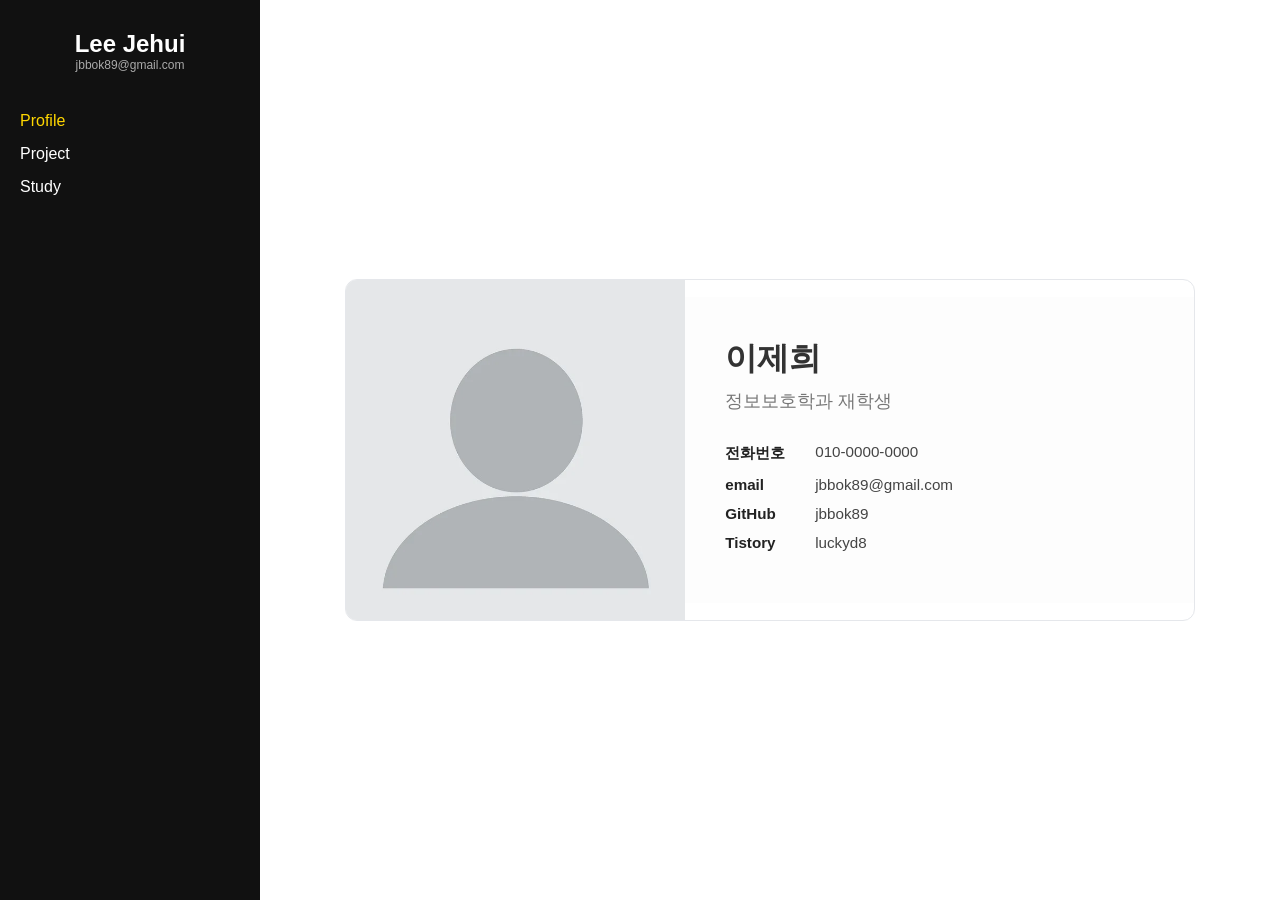
<file: index.html>
<!DOCTYPE html>
<html lang="ko">
<head>
  <meta charset="UTF-8" />
  <meta name="viewport" content="width=device-width, initial-scale=1.0" />
  <title>Profile</title>

  <link rel="stylesheet" href="css/common.css" />
  <link rel="stylesheet" href="css/layout.css" />
  <link rel="stylesheet" href="css/profile.css" />
</head>

<body>

  <div class="sidebar">
    <div class="profile">
      <h2>Lee Jehui</h2>
      <p>jbbok89@gmail.com</p>
    </div>

    <div class="menu">
      <ul>
        <li><a href="index.html" class="active">Profile</a></li>
        <li><a href="project.html">Project</a></li>
        <li><a href="study.html">Study</a></li>
      </ul>
    </div>
  </div>

  <div class="content">
    <div class="profile-card">
      <div class="profile-main">

        <div class="profile-left">
          <img src="img/profile.webp" alt="profile image" />
        </div>

        <div class="profile-right">
          <h2>이제희</h2>
          <p class="title">정보보호학과 재학생</p>

          <ul class="info">
            <li><strong>전화번호</strong> 010-0000-0000</li>
            <li><strong>email</strong> jbbok89@gmail.com</li>
            <li><strong>GitHub</strong> <a href="https://github.com/jbbok89" target="_blank">jbbok89</a></li>
            <li><strong>Tistory</strong> <a href="https://luckyd8.tistory.com/" target="_blank">luckyd8</a></li>
          </ul>
        </div>
      </div>
      
    </div>
  </div>

</body>
</html>
</file>
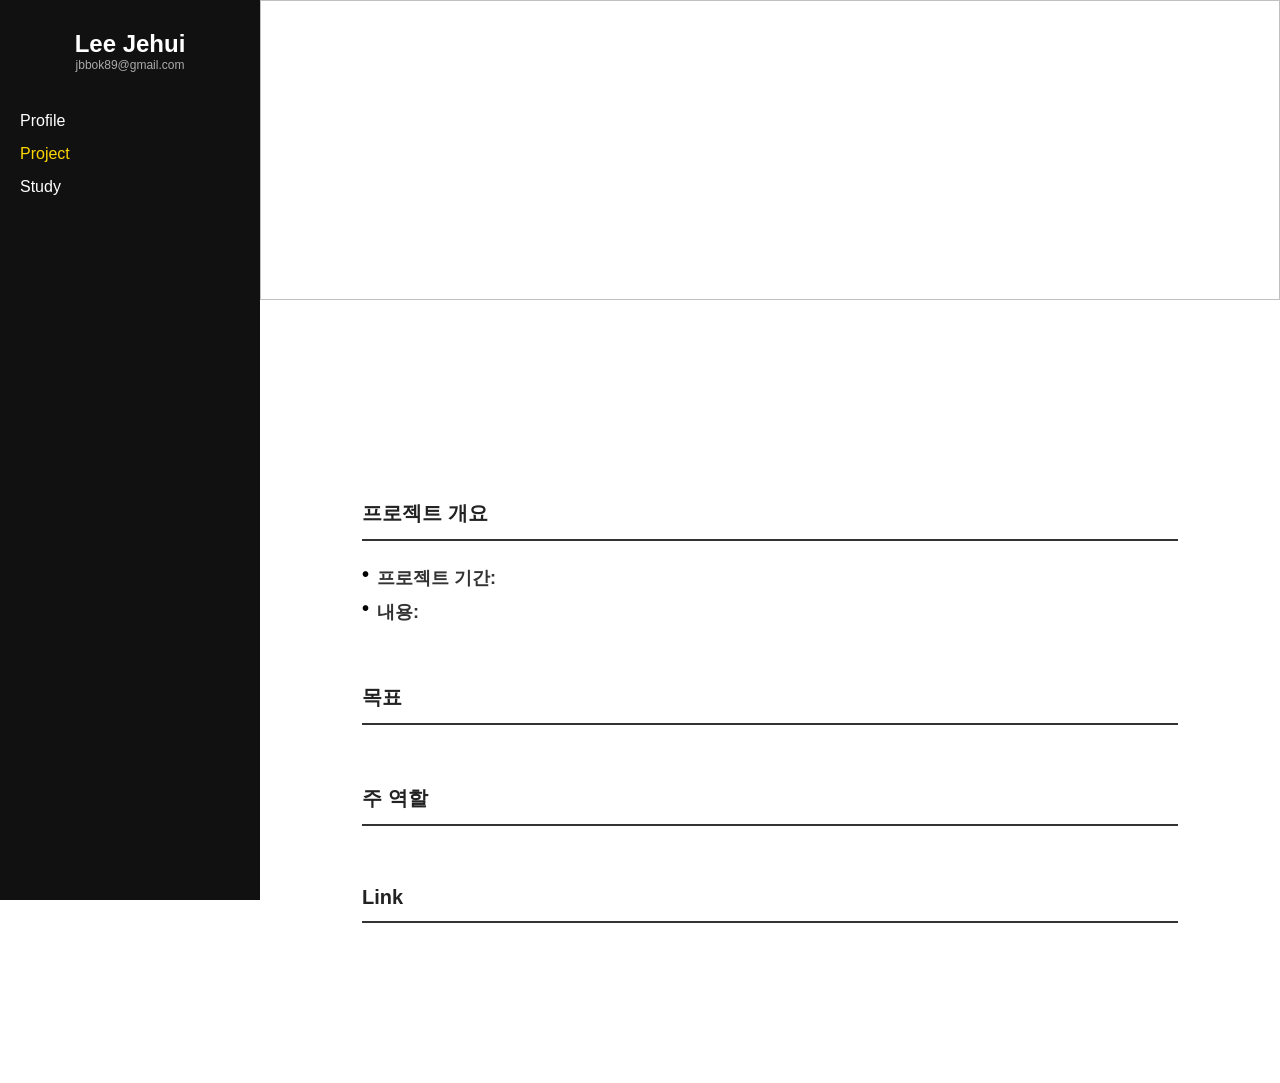
<file: project_detail.html>
<!DOCTYPE html>
<html lang="ko">
<head>
  <meta charset="UTF-8">
  <meta name="viewport" content="width=device-width, initial-scale=1.0">
  <title>Portfolio - Project View</title>

  <link rel="stylesheet" href="css/common.css">
  <link rel="stylesheet" href="css/layout.css">
  <link rel="stylesheet" href="css/view.css">
</head>
<body>

  <div class="sidebar">
    <div class="profile">
      <h2>Lee Jehui</h2>
      <p>jbbok89@gmail.com</p>
    </div>

    <div class="menu">
      <ul>
        <li><a href="index.html">Profile</a></li>
        <li><a href="project.html" class="active">Project</a></li>
        <li><a href="study.html">Study</a></li>
      </ul>
    </div>
  </div>

  <div class="content">
    <div class="img_container">
      <img id="project-image" class="origin_img">
    </div>

    <article class="project_detail">
      <div class="container">

        <h1 id="project-title" class="project_title"></h1>

        <section class="detail_section">
          <h2 class="section_title">프로젝트 개요</h2>

          <ul class="detail_list">
            <li>
              <strong>프로젝트 기간:</strong>
              <span id="project-period"></span>
            </li>

            <li>
              <strong>내용:</strong>
              <span id="project-content"></span>
            </li>
          </ul>
        </section>

        <section class="detail_section">
          <h2 class="section_title">목표</h2>

          <ul id="project-goals" class="detail_list"></ul>
        </section>
 
        <div id="extra-sections"></div>

        <section class="detail_section">
          <h2 class="section_title">주 역할</h2>

          <ul id="project-roles" class="detail_list"></ul>
        </section>

        <section class="detail_section">
          <h2 class="section_title">Link</h2>

          <ul id="project-links" class="detail_list">
          </ul>
        </section>
      </div>
    </article>

  </div>

  <script src="js/project_detail.js"></script>

</body>
</html>
</file>
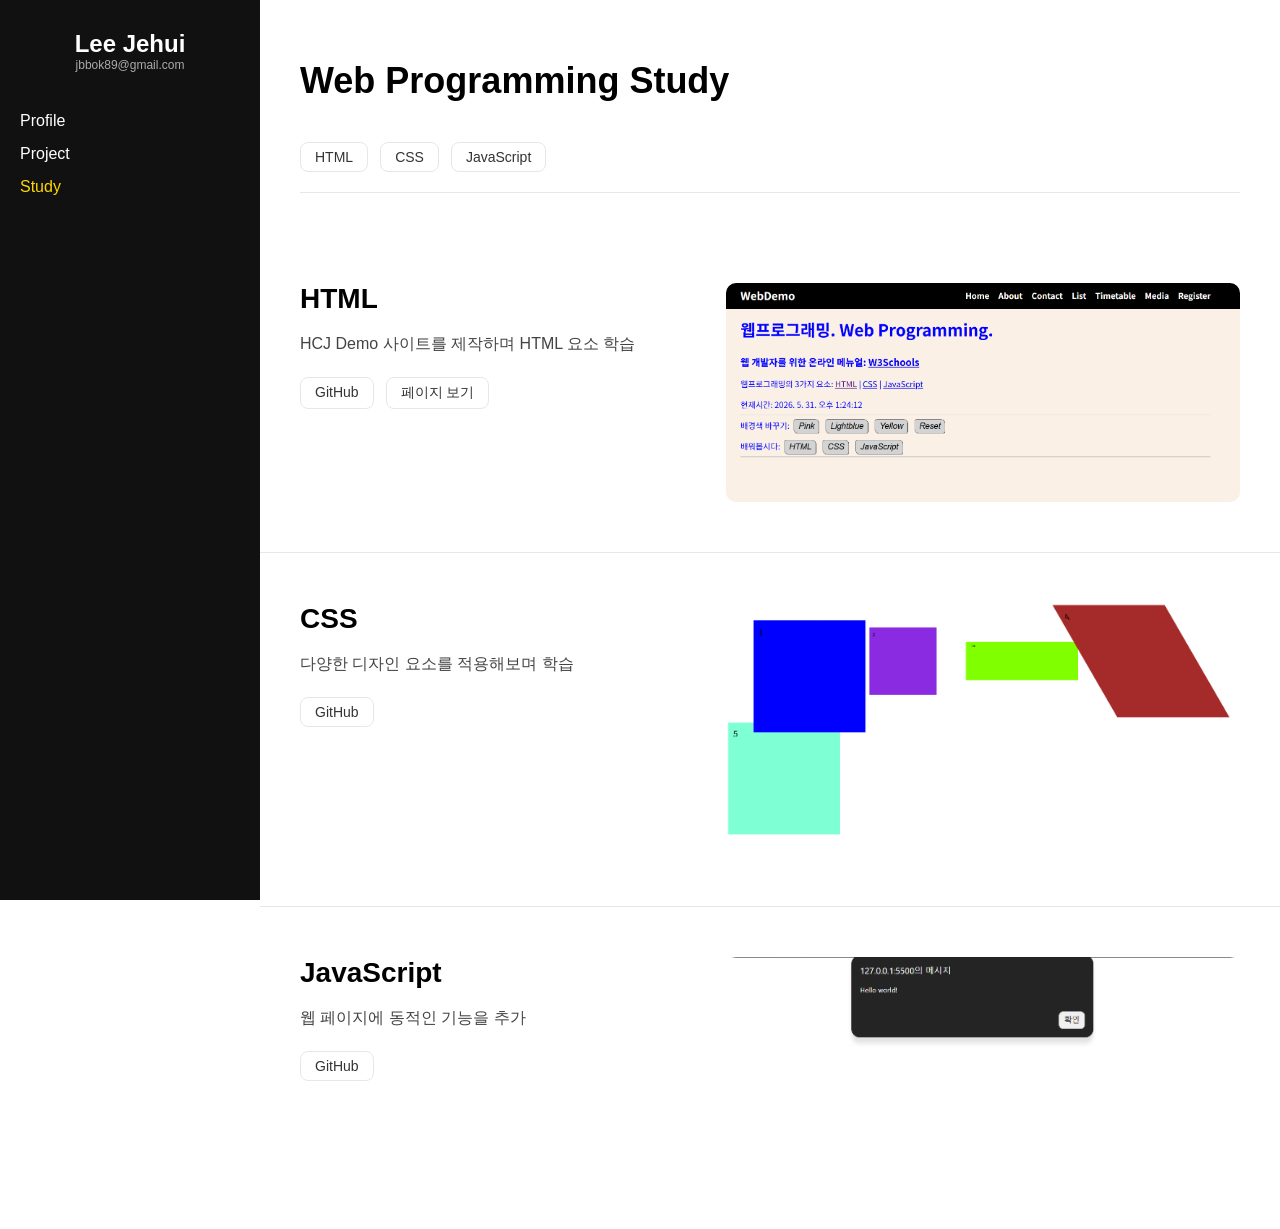
<file: study.html>
<!DOCTYPE html>
<html lang="ko">

<head>
  <meta charset="UTF-8" />
  <meta name="viewport" content="width=device-width, initial-scale=1.0" />
  <title>Portfolio - Study</title>

  <link rel="stylesheet" href="css/common.css" />
  <link rel="stylesheet" href="css/layout.css" />
  <link rel="stylesheet" href="css/study.css" />
</head>

<body>

  <div class="sidebar">
    <div class="profile">
      <h2>Lee Jehui</h2>
      <p>jbbok89@gmail.com</p>
    </div>

    <div class="menu">
      <ul>
        <li><a href="index.html">Profile</a></li>
        <li><a href="project.html">Project</a></li>
        <li><a href="study.html" class="active">Study</a></li>
      </ul>
    </div>
  </div>

  <div class="content">
    <h1 class="page-title">Web Programming Study</h1>

    <div class="study-nav">
      <button class="btn-common" data-target="html">HTML</button>
      <button class="btn-common" data-target="css">CSS</button>
      <button class="btn-common" data-target="javascript">JavaScript</button>
    </div>

    <div id="html" class="study-item">
      <div class="study-item-inner">

        <div class="study-text">
          <h2>HTML</h2>
          <p>HCJ Demo 사이트를 제작하며 HTML 요소 학습</p>
          <div class="about-links">
            <a href="https://github.com/jbbok89/hcj2026-2" class="btn-common" target="_blank" class="btn">GitHub</a>
            <a href="https://hcj2026-2-sandy.vercel.app/" class="btn-common" target="_blank" class="btn">페이지 보기</a>
          </div>
        </div>

        <div class="study-img-wrap">
          <img src="img/s_1.png" alt="HTML" />
        </div>

      </div>
    </div>

    <div id="css" class="study-item">
      <div class="study-item-inner">

        <div class="study-text">
          <h2>CSS</h2>
          <p>다양한 디자인 요소를 적용해보며 학습</p>
          <div class="about-links">
            <a href="https://github.com/jbbok89/css" class="btn-common" target="_blank" class="btn">GitHub</a>
          </div>
        </div>

        <div class="study-img-wrap">
          <img src="img/s_2.png" alt="CSS" />
        </div>

      </div>
    </div>

    <div id="javascript" class="study-item">
      <div class="study-item-inner">

        <div class="study-text">
          <h2>JavaScript</h2>
          <p>웹 페이지에 동적인 기능을 추가</p>
          <div class="about-links">
            <a href="https://github.com/jbbok89/javascript" class="btn-common" target="_blank" class="btn">GitHub</a>
          </div>
        </div>

        <div class="study-img-wrap">
          <img src="img/s_3.png" alt="JavaScript" />
        </div>

      </div>
    </div>
  </div>

  <script src="js/study.js"></script>

</body>
</html>
</file>
<file: css/common.css>
/* 기본 설정 */
* {
  margin: 0;
  padding: 0;
  box-sizing: border-box; /* width/height 내 padding까지 포함해서 계산 */
  font-family: sans-serif;
}
</file>
<file: css/layout.css>
body {
  display: flex;
  background: white;
  min-height: 100vh; /* 💡 body가 최소한 화면 전체 높이를 가지도록 설정 */
  margin: 0;
}

/* 사이드바 */
.sidebar {
  flex: 0 0 30%;
  min-width: 160px;
  max-width: 260px;
  
  /* 💡 기존 height: 100vh; 에서 변경 */
  min-height: 100vh; /* 콘텐츠가 길어져도 사이드바가 바닥까지 내려가도록 */
  
  background: #111;
  color: white;
  padding: 30px 20px;
  position: sticky;
  top: 0;
  align-self: flex-start; /* 💡 사이드바 자체는 상단에 고정 */
}

/* 프로필 */
.profile {
  text-align: center;
  margin-bottom: 40px;
}

.profile p {
  font-size: 12px;
  color: #aaa;
}

/* 메뉴 */
.menu li {
  list-style: none;
  margin: 15px 0;
}

.menu a {
  color: white;
  display: block;
  text-decoration: none;
  transition: 0.3s;
}

.menu a:hover,
.menu a.active {
  color: gold;
}

/* 콘텐츠 영역 */
.content {
  flex: 1;
  padding: 0;
  margin: 0;
  width: 100%;
}
</file>
<file: css/profile.css>
/* 콘텐츠 */
.content {
  flex: 1;
  display: flex;
  justify-content: center;
  align-items: center; 
  padding: 60px 20px; 
  min-width: 0;
  min-height: 100vh; 
}

/* 프로필 카드 */
.profile-card {
  display: flex;
  flex-direction: column;
  max-width: 850px;
  width: 90%; 
  margin: auto; 
  background: white;
  overflow: hidden;
  border: 1px solid #e5e7eb;
  border-radius: 12px;
}

/* 내부 구조 */
.profile-main {
  display: flex;
  width: 100%;
  align-items: center;
}

/* 이미지 */
.profile-left {
  flex: 0 0 40%;
  max-width: 350px;
}

.profile-left img {
  width: 100%;
  height: auto;
  display: block;
  object-fit: cover;
}

/* 텍스트 */
.profile-right {
  flex: 1;
  padding: 40px; 
  display: flex;
  flex-direction: column;
  justify-content: center;
  background: #fdfdfd;
}

.profile-right h2 {
  font-size: 2rem;
  margin-bottom: 8px;
  color: #333;
}

.title {
  font-size: 1.1rem;
  color: #777;
  margin-bottom: 30px;
}

/* 상세 정보 */
.info {
  list-style: none;
  padding: 0;
}

.info li {
  display: flex;
  gap: 10px;
  margin-bottom: 12px;
  font-size: 0.95rem;
  color: #444;
  flex-wrap: wrap;
}

.info li strong {
  width: 80px;
  flex-shrink: 0;
  color: #222;
}

/* 링크 스타일 */
.info li a {
  color: #444;
  text-decoration: none;
  cursor: pointer;
}

.info li a:hover {
  text-decoration: underline;
}

/* 반응형 모바일 레이아웃 */
@media (max-width: 768px) {
  .content {
    padding: 40px 15px;
  }

  .profile-main {
    flex-direction: column; 
  }

  .profile-left {
    flex: none;
    width: 100%;
    max-width: 100%;
  }

  .profile-left img {
    max-height: 250px; 
    object-fit: cover;
  }

  .profile-right {
    width: 100%;
    padding: 30px 20px;
    text-align: center; 
  }

  .info li {
    justify-content: center; 
  }
}
</file>
<file: css/view.css>
/* 콘텐츠 레이아웃 */
.content {
  display: flex;
  flex-direction: column;
  background-color: #ffffff;
}

.container {
  max-width: 1000px; 
  margin: 0 auto;
  width: 80%;
}

/* 상단 이미지*/
.img_container {
  width: 100%;
  height: 300px;
  overflow: hidden; 
}

.origin_img {
  width: 100%;
  height: 100%;
  object-fit: cover;
}

/* 제목 + 글 */
.project_detail {
  color: #333333;
  padding: 150px 0 100px 0;
  flex: 1;
}

/* 제목 */
.project_title {
  font-size: clamp(26px, 5vw, 42px);
  font-weight: 800;
  color: #000000;
  margin-bottom: 50px;
  word-break: keep-all;
}

/* 글 */
.detail_section {
  margin-bottom: 60px;
}

/* 소제목 */
.section_title {
  font-size: 20px;
  font-weight: 700;
  color: #222;
  border-bottom: 2px solid #333;
  padding-bottom: 12px;
  margin-bottom: 25px;
}

/* 리스트 커스텀 */
.detail_list {
  list-style: none;
}

.detail_list li {
  position: relative;
  padding-left: 15px;
  margin-bottom: 10px;
  font-size: 18px !important;
}

.detail_list li::before {
  content: "•"; 
  position: absolute; 
  left: 0;
  top: -3px;
  color: #000;
  font-size: 20px;
  font-weight: bold;
}

/* 본문 링크 */
.detail_list li a {
    color: #666666; 
    text-decoration: none;
    transition: color 0.3s;
}
 
.detail_list li a:hover {
    text-decoration: underline;
    color: #333333;
}

/* 코드 박스 */
pre {
  background-color: #1e1e1e;   
  color: #d4d4d4;          
  padding: 20px;
  border-radius: 10px;
  max-width: 100%; 
  overflow-x: auto;
  white-space: pre-wrap;
  word-break: break-all;
}

code {
  font-family: Consolas, monospace; 
  font-size: 14px;
}

/* 주석 */
.comment {
  color: gray;
}

/* 이미지 */
.post_image img {
  max-width: 100%; 
  height: auto;
  display: block;
  margin: 30px auto;
}


/* 반응형 모바일 레이아웃 */
@media (max-width: 1024px) {
  .container {
    width: 85%;
  }
}

@media (max-width: 768px) {
  .project_detail {
    padding: 40px 0;
  }
  .container {
    width: 92%;
  }
  .img_container {
    height: 200px;
  }
  .section_title {
    font-size: 18px;
    margin-bottom: 15px;
  }
  .project_title {
    font-size: 24px;
    margin-bottom: 30px;
  }
  .detail_list li {
    font-size: 14px;
    padding-left: 18px;
  }
}
</file>
<file: css/study.css>
/* 제목 */
.page-title {
    margin: 60px 40px 40px;
    font-size: 36px;
    font-weight: bold;
}

/* 학습 섹션 */
.study-item {
    margin: 0 auto;
    max-width: 1100px;
    padding: 50px 40px;
    background: transparent;
    border: none;
    border-bottom: 1px solid #e5e7eb;
}

/* 마지막 항목만 선 제거 */
.study-item:last-child {
    border-bottom: none;
}

.study-item-inner {
    display: grid;
    grid-template-columns: 40% 1fr; 
    gap: 50px;                      
    align-items: start;                
    width: 100%;
}

.study-text {
    width: 100%;
    flex: none; 
    max-width: 100%;
}

.study-text h2 {
    margin-bottom: 15px;
    font-size: 28px;
}

.study-text p {
    line-height: 1.7;
    color: #444;
    margin-bottom: 20px;
}

.study-img-wrap {
    width: 100%;
    max-width: 600px; 
}

.study-img-wrap img {
    width: 100%;
    height: auto;
    display: block;
    border-radius: 10px;
}

/* 카테고리 버튼 */
.study-nav {
    margin: 0 40px 40px;
    display: flex;
    gap: 12px;
    flex-wrap: wrap;
    padding-bottom: 20px;
    border-bottom: 1px solid #e5e7eb;
}

.btn-common {
    padding: 6px 14px;
    font-size: 14px;
    border: 1px solid #e5e7eb;
    border-radius: 8px;
    background: white;
    color: #333;
    cursor: pointer;
    transition: 0.2s;
    text-align: center;
    text-decoration: none;
    display: inline-block;
}

.btn-common:hover {
    background: #f9fafb;
    border-color: #d1d5db;
    color: #111;
}

.about-links {
    display: flex;
    gap: 12px;
    margin-top: 15px;
}

/* 반응형 모바일 레이아웃 */
@media (max-width: 768px) {
    .page-title {
        font-size: 28px;
        margin: 40px 20px 20px;
    }

    .study-item {
        margin: 0;
        padding: 30px 20px;
    }

    .study-text {
        width: 100%;
    }

    .about-links {
        display: flex;
        flex-wrap: wrap;
        gap: 8px;
        margin-top: 10px;
        margin-bottom: 0px;
    }

    .about-links .btn-common {
        flex: 0 1 auto;
        width: max-content;
        padding: 6px 12px;
    }

    .study-img-wrap {
        width: 100%;
        max-width: 100%;
        margin-top: 5px;
    }

    .study-img-wrap img {
        width: 100%;
        height: auto;
    }
}
</file>
